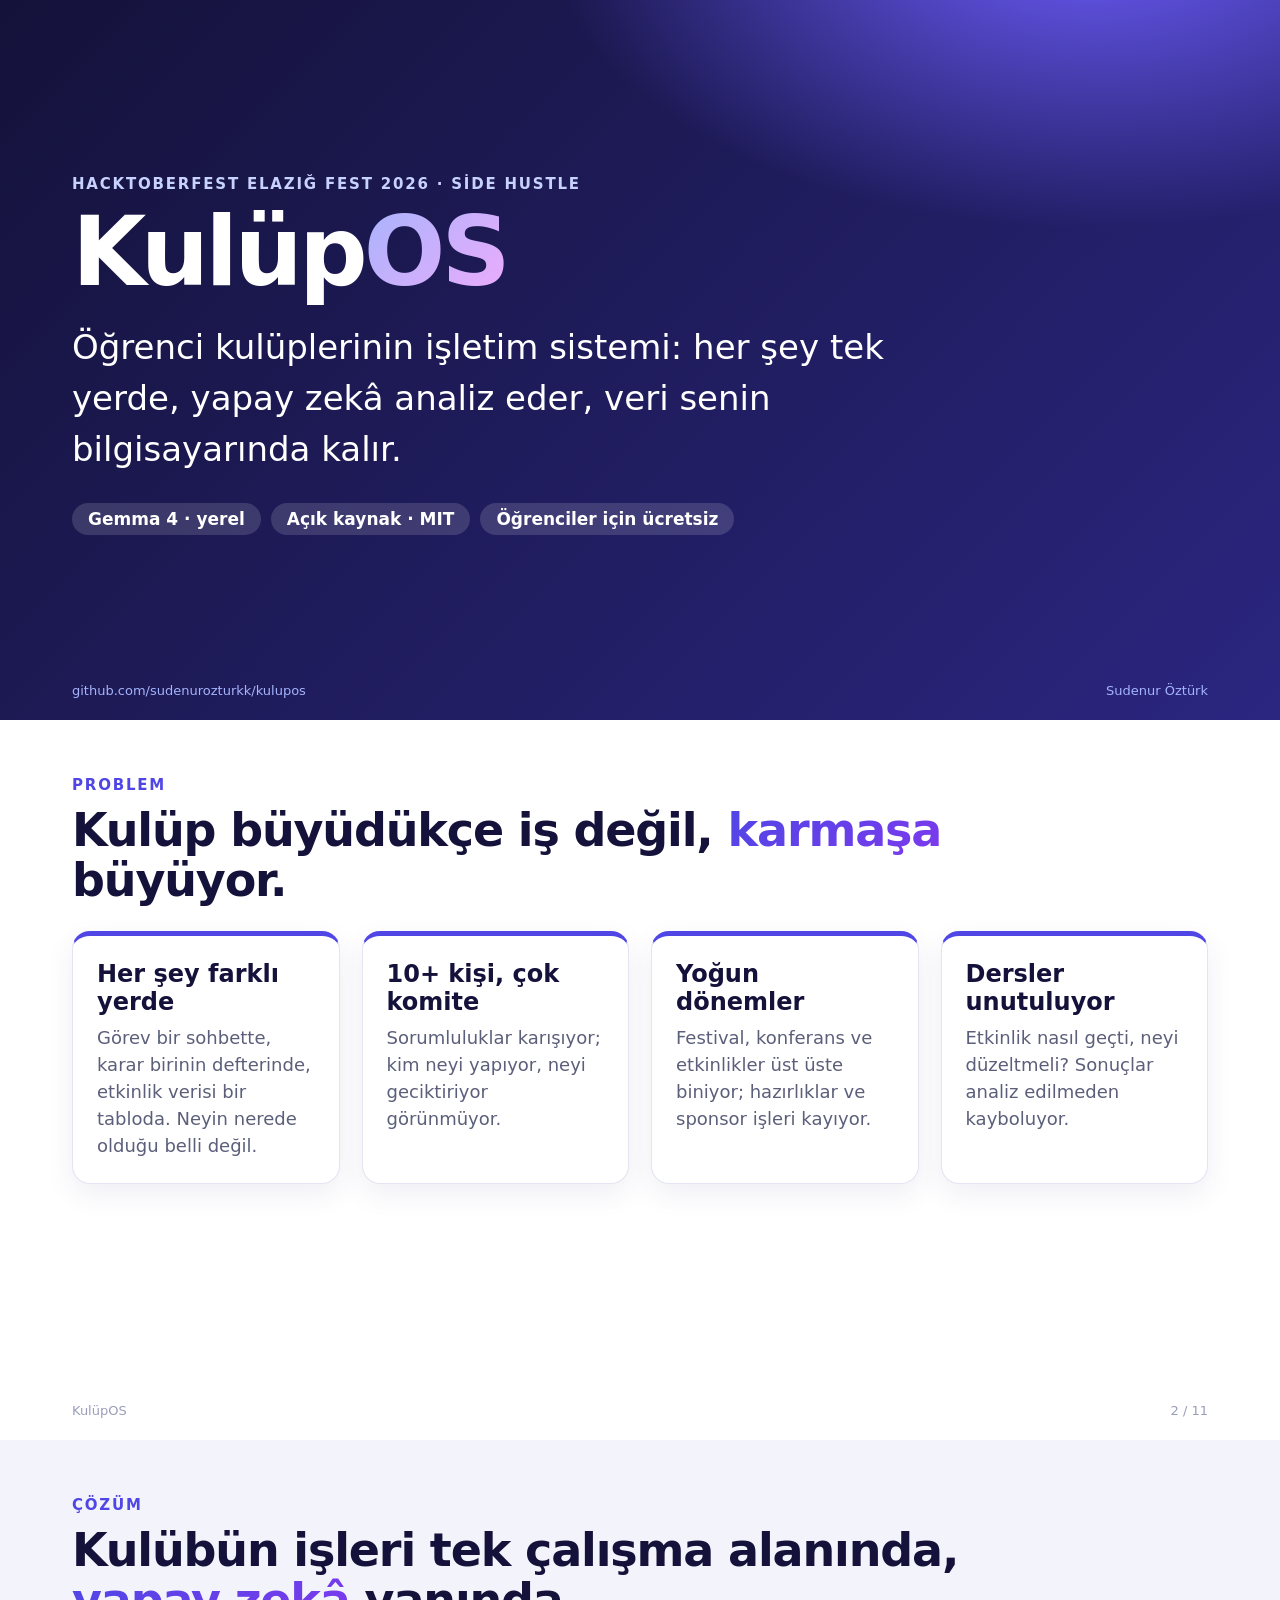
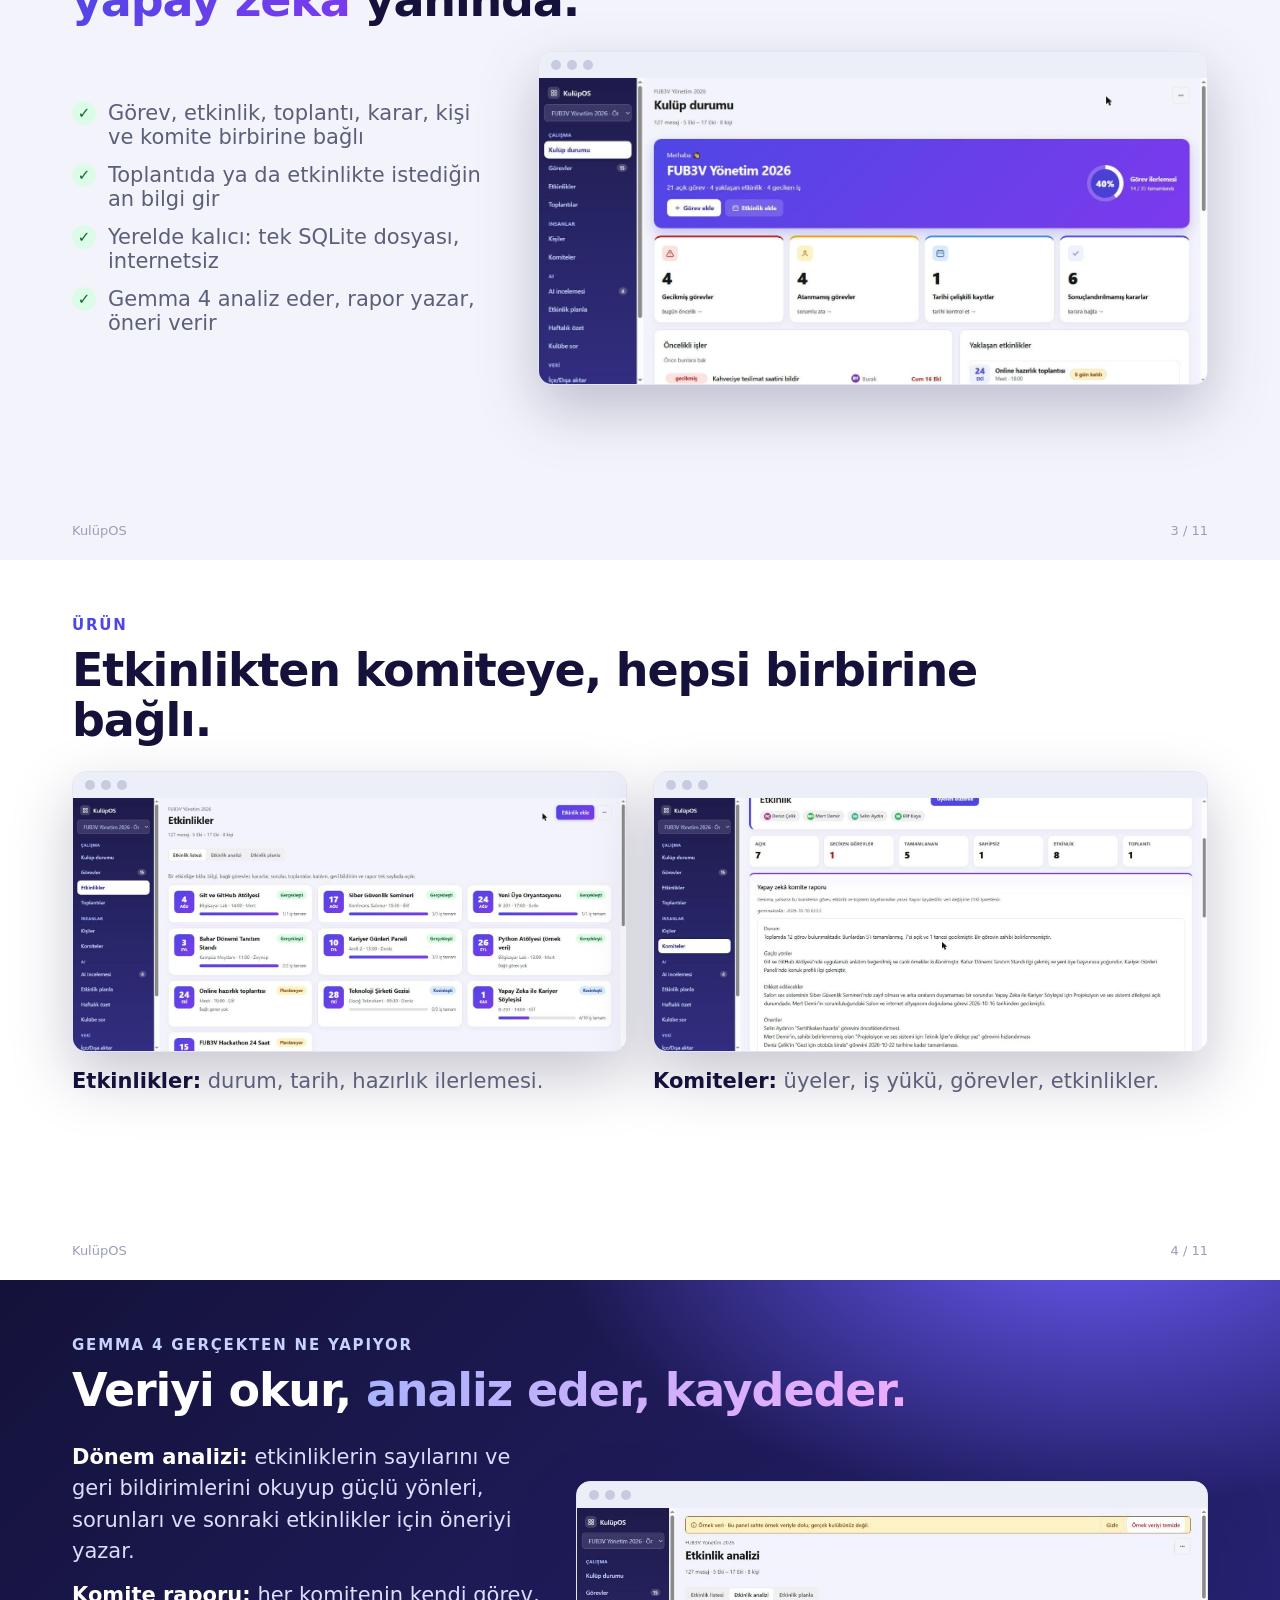
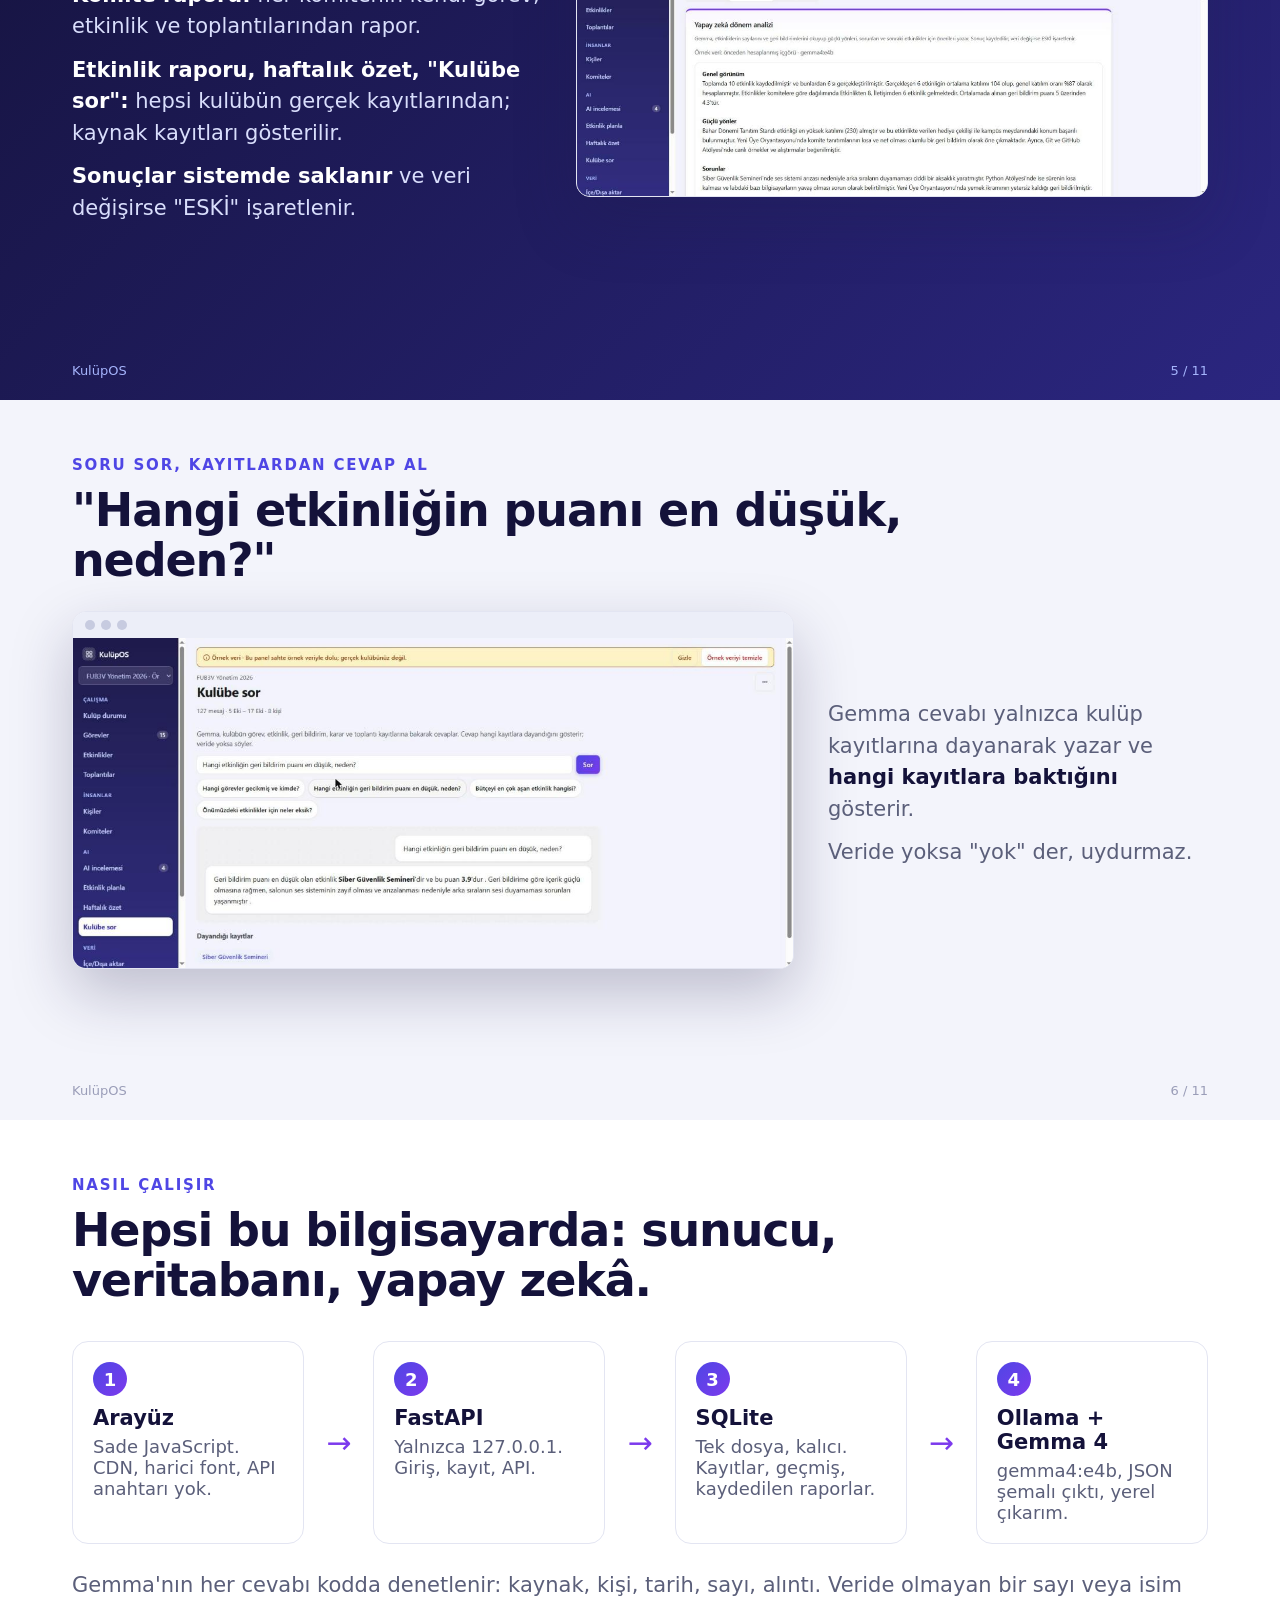
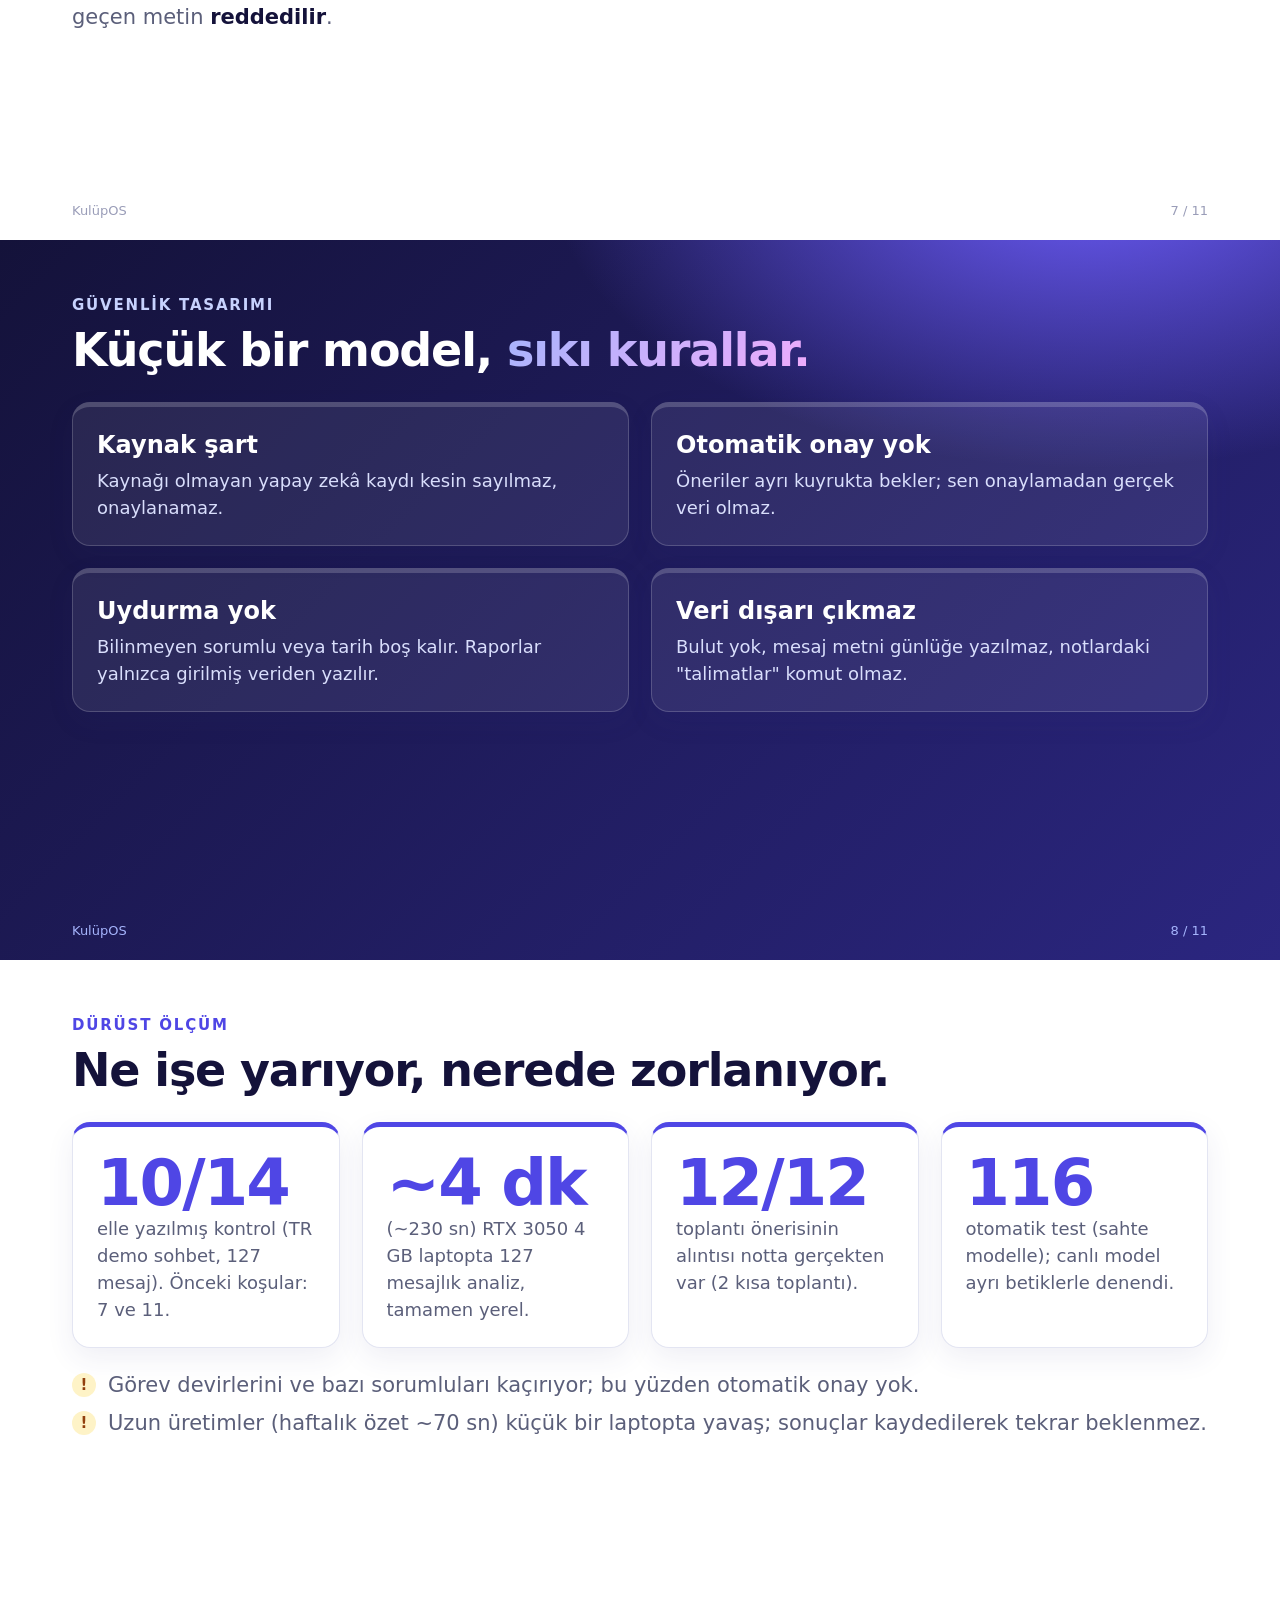
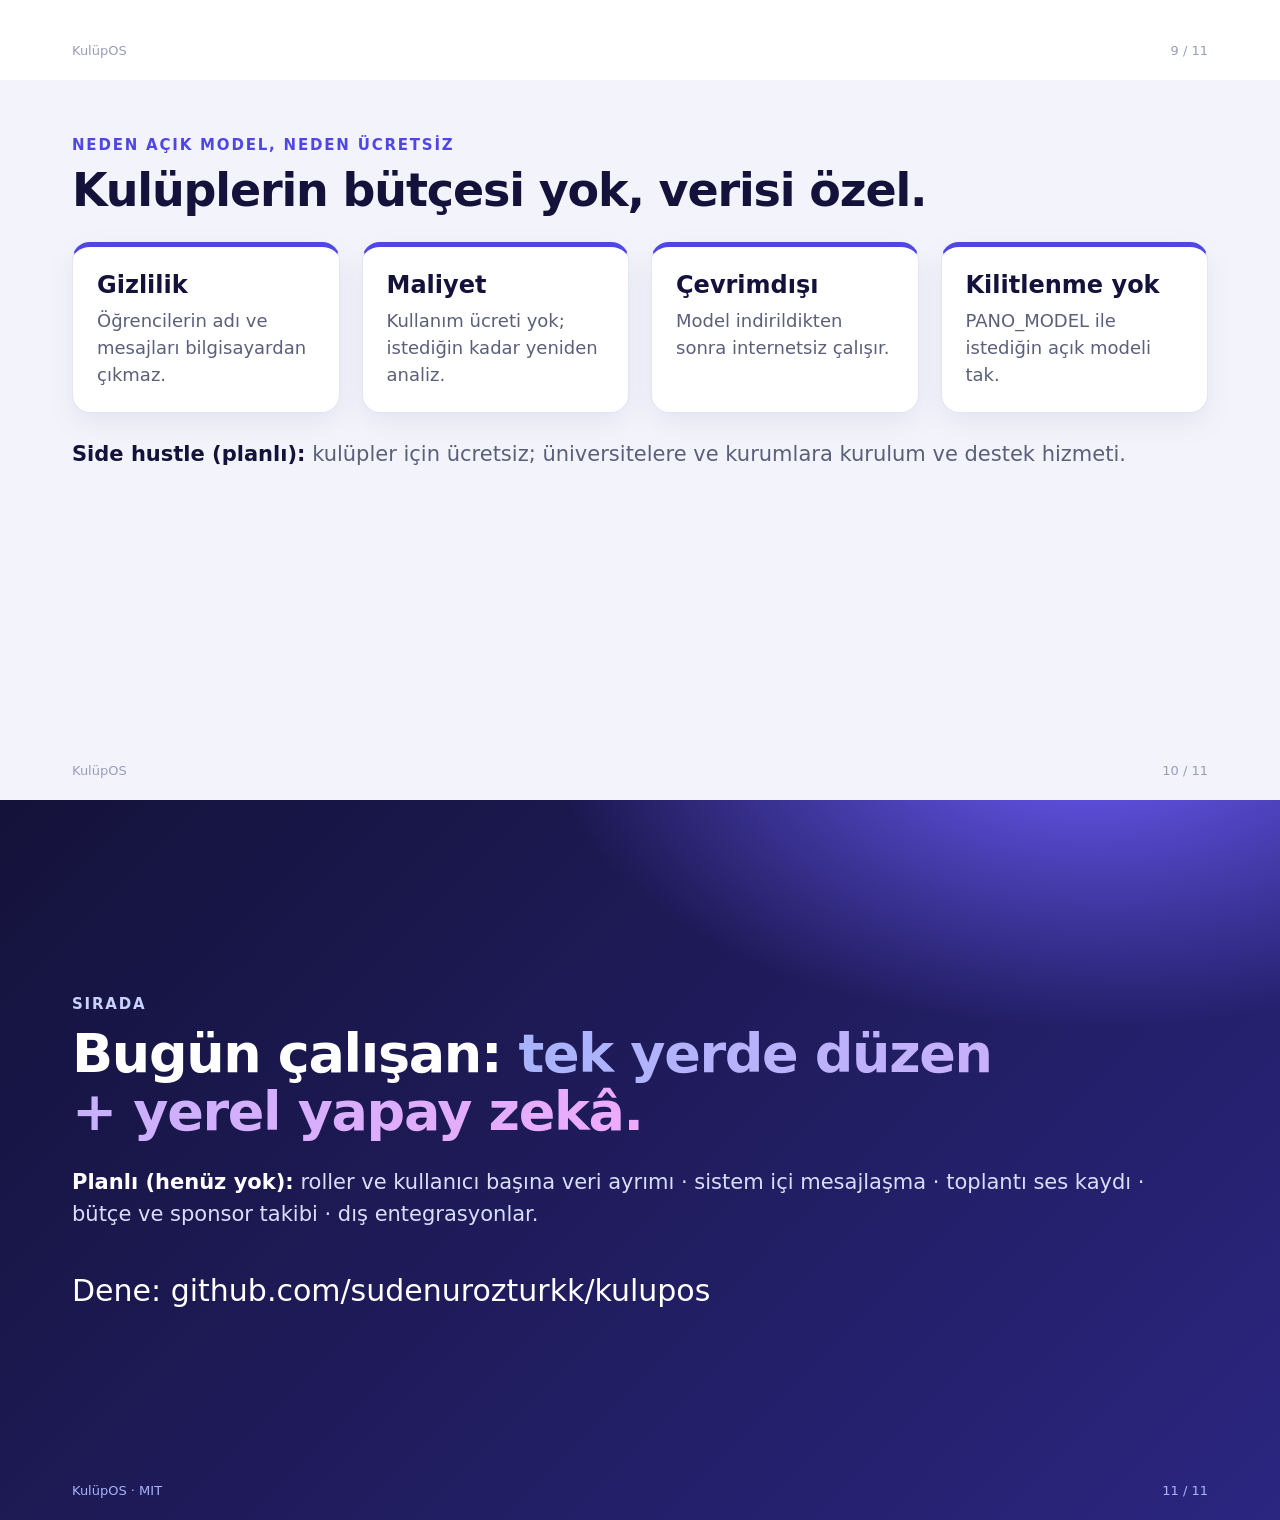
<file: docs/kulupos-sunum.html>
<!doctype html>
<html lang="tr"><head><meta charset="utf-8"><title>KulüpOS · Sunum</title>
<style>
@page { size: 1280px 720px; margin: 0; }
* { box-sizing: border-box; }
:root { --ink: #14123a; --muted: #5b5f7a; --brand: #4f46e5; --brand2: #7c3aed; --line: #e3e5f2; --soft: #f3f4fb; --grad: linear-gradient(135deg, #4f46e5, #7c3aed); }
body { margin: 0; font-family: "Segoe UI", system-ui, sans-serif; color: var(--ink); -webkit-print-color-adjust: exact; print-color-adjust: exact; }
.s { width: 1280px; height: 720px; page-break-after: always; position: relative; overflow: hidden; background: #fff; padding: 56px 72px; display: flex; flex-direction: column; }
.s.dark { background: radial-gradient(900px 500px at 85% -10%, #6d5dfc 0%, transparent 60%), linear-gradient(135deg, #14123a 0%, #2b2680 100%); color: #fff; }
.s.soft { background: var(--soft); }
.kick { font-size: 15px; font-weight: 700; letter-spacing: .12em; text-transform: uppercase; color: var(--brand); margin-bottom: 12px; }
.dark .kick { color: #c7d2fe; }
h1 { font-size: 96px; line-height: .98; margin: 0; letter-spacing: -.04em; }
h2 { font-size: 46px; line-height: 1.08; margin: 0 0 26px; letter-spacing: -.025em; max-width: 980px; }
h3 { font-size: 24px; margin: 0 0 8px; }
p { font-size: 21px; line-height: 1.5; color: var(--muted); margin: 0 0 12px; }
.dark p { color: #d9defc; }
.grad { background: var(--grad); -webkit-background-clip: text; background-clip: text; color: transparent; }
.dark .grad { background: linear-gradient(135deg, #a5b4fc, #f0abfc); -webkit-background-clip: text; background-clip: text; }
.row { display: flex; gap: 22px; } .grow { flex: 1; }
.card { background: #fff; border: 1px solid var(--line); border-top: 5px solid var(--brand); border-radius: 18px; padding: 24px; box-shadow: 0 10px 28px rgba(49,46,129,.08); }
.card p { font-size: 18px; margin: 0; }
.num { font-size: 64px; font-weight: 800; line-height: 1; letter-spacing: -.03em; color: var(--brand); }
.pill { display: inline-block; padding: 6px 16px; border-radius: 99px; background: rgba(255,255,255,.14); font-size: 17px; font-weight: 600; margin: 0 10px 10px 0; }
.soft .pill, .pill.l { background: #eef2ff; color: var(--brand); }
.shot { border-radius: 14px; border: 1px solid var(--line); box-shadow: 0 24px 60px rgba(30,27,75,.25); overflow: hidden; background: #fff; }
.shot .bar { height: 26px; background: #eceef8; display: flex; align-items: center; gap: 6px; padding: 0 12px; }
.shot .bar i { width: 10px; height: 10px; border-radius: 50%; background: #c7cbe0; }
.shot img { display: block; width: 100%; }
.foot { position: absolute; bottom: 22px; left: 72px; right: 72px; display: flex; justify-content: space-between; font-size: 13px; color: #9a9db8; }
.dark .foot { color: #a5b4fc; }
.step { background: #fff; border: 1px solid var(--line); border-radius: 16px; padding: 20px; flex: 1; font-size: 18px; color: var(--muted); }
.step b { display: block; font-size: 21px; color: var(--ink); margin-bottom: 6px; }
.step .n { width: 34px; height: 34px; border-radius: 50%; background: var(--grad); color: #fff; display: grid; place-items: center; font-weight: 700; margin-bottom: 10px; }
.arrow { align-self: center; font-size: 30px; color: var(--brand2); }
ul.chk { list-style: none; padding: 0; margin: 0; } ul.chk li { font-size: 21px; color: var(--muted); padding: 7px 0 7px 36px; position: relative; }
ul.chk li::before { content: "✓"; position: absolute; left: 0; top: 7px; width: 24px; height: 24px; border-radius: 50%; background: #dcfce7; color: #166534; font-weight: 800; font-size: 15px; display: grid; place-items: center; }
ul.chk.warn li::before { content: "!"; background: #fef3c7; color: #92400e; }
</style></head><body>

<!-- 1 -->
<section class="s dark" style="justify-content:center">
  <div class="kick">Hacktoberfest Elazığ Fest 2026 · Side Hustle</div>
  <h1>Kulüp<span class="grad">OS</span></h1>
  <p style="font-size:34px;color:#fff;margin:22px 0 28px;max-width:900px">Öğrenci kulüplerinin işletim sistemi: her şey tek yerde, yapay zekâ analiz eder, veri senin bilgisayarında kalır.</p>
  <div><span class="pill">Gemma 4 · yerel</span><span class="pill">Açık kaynak · MIT</span><span class="pill">Öğrenciler için ücretsiz</span></div>
  <div class="foot"><span>github.com/sudenurozturkk/kulupos</span><span>Sudenur Öztürk</span></div>
</section>

<!-- 2 -->
<section class="s">
  <div class="kick">Problem</div>
  <h2>Kulüp büyüdükçe iş değil, <span class="grad">karmaşa</span> büyüyor.</h2>
  <div class="row">
    <div class="card grow"><h3>Her şey farklı yerde</h3><p>Görev bir sohbette, karar birinin defterinde, etkinlik verisi bir tabloda. Neyin nerede olduğu belli değil.</p></div>
    <div class="card grow"><h3>10+ kişi, çok komite</h3><p>Sorumluluklar karışıyor; kim neyi yapıyor, neyi geciktiriyor görünmüyor.</p></div>
    <div class="card grow"><h3>Yoğun dönemler</h3><p>Festival, konferans ve etkinlikler üst üste biniyor; hazırlıklar ve sponsor işleri kayıyor.</p></div>
    <div class="card grow"><h3>Dersler unutuluyor</h3><p>Etkinlik nasıl geçti, neyi düzeltmeli? Sonuçlar analiz edilmeden kayboluyor.</p></div>
  </div>
  <div class="foot"><span>KulüpOS</span><span>2 / 11</span></div>
</section>

<!-- 3 -->
<section class="s soft">
  <div class="kick">Çözüm</div>
  <h2>Kulübün işleri tek çalışma alanında, <span class="grad">yapay zekâ</span> yanında.</h2>
  <div class="row" style="align-items:center;gap:36px">
    <div style="width:430px">
      <ul class="chk">
        <li>Görev, etkinlik, toplantı, karar, kişi ve komite birbirine bağlı</li>
        <li>Toplantıda ya da etkinlikte istediğin an bilgi gir</li>
        <li>Yerelde kalıcı: tek SQLite dosyası, internetsiz</li>
        <li>Gemma 4 analiz eder, rapor yazar, öneri verir</li>
      </ul>
    </div>
    <div class="shot grow"><div class="bar"><i></i><i></i><i></i></div><img src="img/overview.jpg"></div>
  </div>
  <div class="foot"><span>KulüpOS</span><span>3 / 11</span></div>
</section>

<!-- 4 -->
<section class="s">
  <div class="kick">Ürün</div>
  <h2>Etkinlikten komiteye, hepsi birbirine bağlı.</h2>
  <div class="row" style="gap:26px">
    <div class="grow"><div class="shot"><div class="bar"><i></i><i></i><i></i></div><img src="img/events.jpg"></div><p style="margin-top:14px"><b style="color:var(--ink)">Etkinlikler:</b> durum, tarih, hazırlık ilerlemesi.</p></div>
    <div class="grow"><div class="shot"><div class="bar"><i></i><i></i><i></i></div><img src="img/unit.jpg"></div><p style="margin-top:14px"><b style="color:var(--ink)">Komiteler:</b> üyeler, iş yükü, görevler, etkinlikler.</p></div>
  </div>
  <div class="foot"><span>KulüpOS</span><span>4 / 11</span></div>
</section>

<!-- 5 -->
<section class="s dark">
  <div class="kick">Gemma 4 gerçekten ne yapıyor</div>
  <h2>Veriyi okur, <span class="grad">analiz eder, kaydeder.</span></h2>
  <div class="row" style="align-items:center;gap:34px">
    <div style="width:470px">
      <p><b style="color:#fff">Dönem analizi:</b> etkinliklerin sayılarını ve geri bildirimlerini okuyup güçlü yönleri, sorunları ve sonraki etkinlikler için öneriyi yazar.</p>
      <p><b style="color:#fff">Komite raporu:</b> her komitenin kendi görev, etkinlik ve toplantılarından rapor.</p>
      <p><b style="color:#fff">Etkinlik raporu, haftalık özet, "Kulübe sor":</b> hepsi kulübün gerçek kayıtlarından; kaynak kayıtları gösterilir.</p>
      <p><b style="color:#fff">Sonuçlar sistemde saklanır</b> ve veri değişirse "ESKİ" işaretlenir.</p>
    </div>
    <div class="shot grow"><div class="bar"><i></i><i></i><i></i></div><img src="img/analysis.jpg"></div>
  </div>
  <div class="foot"><span>KulüpOS</span><span>5 / 11</span></div>
</section>

<!-- 6 -->
<section class="s soft">
  <div class="kick">Soru sor, kayıtlardan cevap al</div>
  <h2>"Hangi etkinliğin puanı en düşük, neden?"</h2>
  <div class="row" style="align-items:center;gap:34px">
    <div class="shot grow"><div class="bar"><i></i><i></i><i></i></div><img src="img/ask.jpg"></div>
    <div style="width:380px"><p>Gemma cevabı yalnızca kulüp kayıtlarına dayanarak yazar ve <b style="color:var(--ink)">hangi kayıtlara baktığını</b> gösterir.</p><p>Veride yoksa "yok" der, uydurmaz.</p></div>
  </div>
  <div class="foot"><span>KulüpOS</span><span>6 / 11</span></div>
</section>

<!-- 7 -->
<section class="s">
  <div class="kick">Nasıl çalışır</div>
  <h2>Hepsi bu bilgisayarda: sunucu, veritabanı, yapay zekâ.</h2>
  <div class="row" style="margin-top:10px">
    <div class="step"><div class="n">1</div><b>Arayüz</b>Sade JavaScript. CDN, harici font, API anahtarı yok.</div><div class="arrow">→</div>
    <div class="step"><div class="n">2</div><b>FastAPI</b>Yalnızca 127.0.0.1. Giriş, kayıt, API.</div><div class="arrow">→</div>
    <div class="step"><div class="n">3</div><b>SQLite</b>Tek dosya, kalıcı. Kayıtlar, geçmiş, kaydedilen raporlar.</div><div class="arrow">→</div>
    <div class="step"><div class="n">4</div><b>Ollama + Gemma 4</b>gemma4:e4b, JSON şemalı çıktı, yerel çıkarım.</div>
  </div>
  <p style="margin-top:26px">Gemma'nın her cevabı kodda denetlenir: kaynak, kişi, tarih, sayı, alıntı. Veride olmayan bir sayı veya isim geçen metin <b style="color:var(--ink)">reddedilir</b>.</p>
  <div class="foot"><span>KulüpOS</span><span>7 / 11</span></div>
</section>

<!-- 8 -->
<section class="s dark">
  <div class="kick">Güvenlik tasarımı</div>
  <h2>Küçük bir model, <span class="grad">sıkı kurallar.</span></h2>
  <div class="row" style="flex-wrap:wrap">
    <div class="card" style="width:calc(50% - 11px);background:rgba(255,255,255,.08);border-color:rgba(255,255,255,.18);color:#fff"><h3>Kaynak şart</h3><p style="color:#d9defc">Kaynağı olmayan yapay zekâ kaydı kesin sayılmaz, onaylanamaz.</p></div>
    <div class="card" style="width:calc(50% - 11px);background:rgba(255,255,255,.08);border-color:rgba(255,255,255,.18);color:#fff"><h3>Otomatik onay yok</h3><p style="color:#d9defc">Öneriler ayrı kuyrukta bekler; sen onaylamadan gerçek veri olmaz.</p></div>
    <div class="card" style="width:calc(50% - 11px);background:rgba(255,255,255,.08);border-color:rgba(255,255,255,.18);color:#fff"><h3>Uydurma yok</h3><p style="color:#d9defc">Bilinmeyen sorumlu veya tarih boş kalır. Raporlar yalnızca girilmiş veriden yazılır.</p></div>
    <div class="card" style="width:calc(50% - 11px);background:rgba(255,255,255,.08);border-color:rgba(255,255,255,.18);color:#fff"><h3>Veri dışarı çıkmaz</h3><p style="color:#d9defc">Bulut yok, mesaj metni günlüğe yazılmaz, notlardaki "talimatlar" komut olmaz.</p></div>
  </div>
  <div class="foot"><span>KulüpOS</span><span>8 / 11</span></div>
</section>

<!-- 9 -->
<section class="s">
  <div class="kick">Dürüst ölçüm</div>
  <h2>Ne işe yarıyor, nerede zorlanıyor.</h2>
  <div class="row" style="margin-bottom:18px">
    <div class="card grow"><div class="num">10/14</div><p>elle yazılmış kontrol (TR demo sohbet, 127 mesaj). Önceki koşular: 7 ve 11.</p></div>
    <div class="card grow"><div class="num">~4 dk</div><p>(~230 sn) RTX 3050 4 GB laptopta 127 mesajlık analiz, tamamen yerel.</p></div>
    <div class="card grow"><div class="num">12/12</div><p>toplantı önerisinin alıntısı notta gerçekten var (2 kısa toplantı).</p></div>
    <div class="card grow"><div class="num">116</div><p>otomatik test (sahte modelle); canlı model ayrı betiklerle denendi.</p></div>
  </div>
  <ul class="chk warn"><li>Görev devirlerini ve bazı sorumluları kaçırıyor; bu yüzden otomatik onay yok.</li><li>Uzun üretimler (haftalık özet ~70 sn) küçük bir laptopta yavaş; sonuçlar kaydedilerek tekrar beklenmez.</li></ul>
  <div class="foot"><span>KulüpOS</span><span>9 / 11</span></div>
</section>

<!-- 10 -->
<section class="s soft">
  <div class="kick">Neden açık model, neden ücretsiz</div>
  <h2>Kulüplerin bütçesi yok, verisi özel.</h2>
  <div class="row">
    <div class="card grow"><h3>Gizlilik</h3><p>Öğrencilerin adı ve mesajları bilgisayardan çıkmaz.</p></div>
    <div class="card grow"><h3>Maliyet</h3><p>Kullanım ücreti yok; istediğin kadar yeniden analiz.</p></div>
    <div class="card grow"><h3>Çevrimdışı</h3><p>Model indirildikten sonra internetsiz çalışır.</p></div>
    <div class="card grow"><h3>Kilitlenme yok</h3><p>PANO_MODEL ile istediğin açık modeli tak.</p></div>
  </div>
  <p style="margin-top:26px"><b style="color:var(--ink)">Side hustle (planlı):</b> kulüpler için ücretsiz; üniversitelere ve kurumlara kurulum ve destek hizmeti.</p>
  <div class="foot"><span>KulüpOS</span><span>10 / 11</span></div>
</section>

<!-- 11 -->
<section class="s dark" style="justify-content:center">
  <div class="kick">Sırada</div>
  <h2 style="font-size:54px">Bugün çalışan: <span class="grad">tek yerde düzen + yerel yapay zekâ.</span></h2>
  <p><b style="color:#fff">Planlı (henüz yok):</b> roller ve kullanıcı başına veri ayrımı · sistem içi mesajlaşma · toplantı ses kaydı · bütçe ve sponsor takibi · dış entegrasyonlar.</p>
  <p style="margin-top:26px;font-size:30px;color:#fff">Dene: github.com/sudenurozturkk/kulupos</p>
  <div class="foot"><span>KulüpOS · MIT</span><span>11 / 11</span></div>
</section>
<script>var n=parseInt(location.hash.slice(1));if(n){document.querySelectorAll(".s").forEach(function(e,i){if(i!==n-1)e.style.display="none"})}</script>
</body></html>
</file>
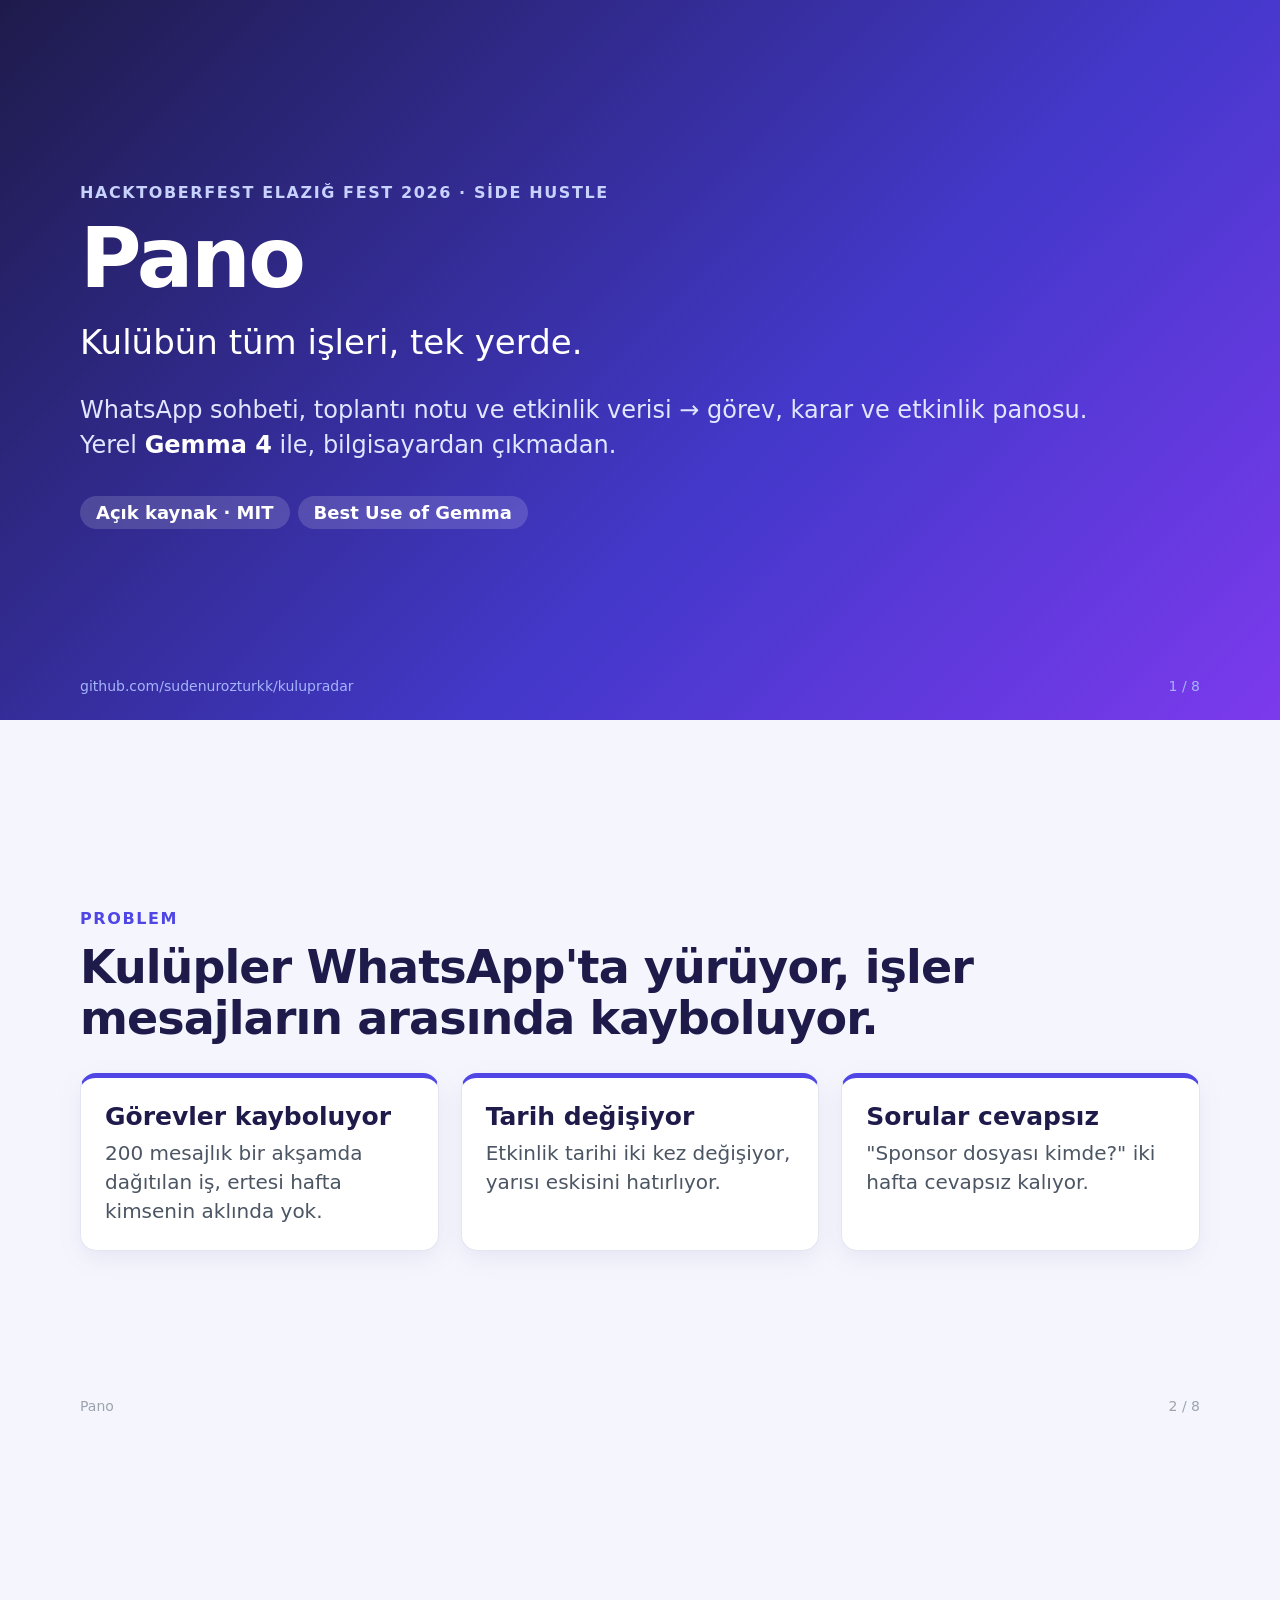
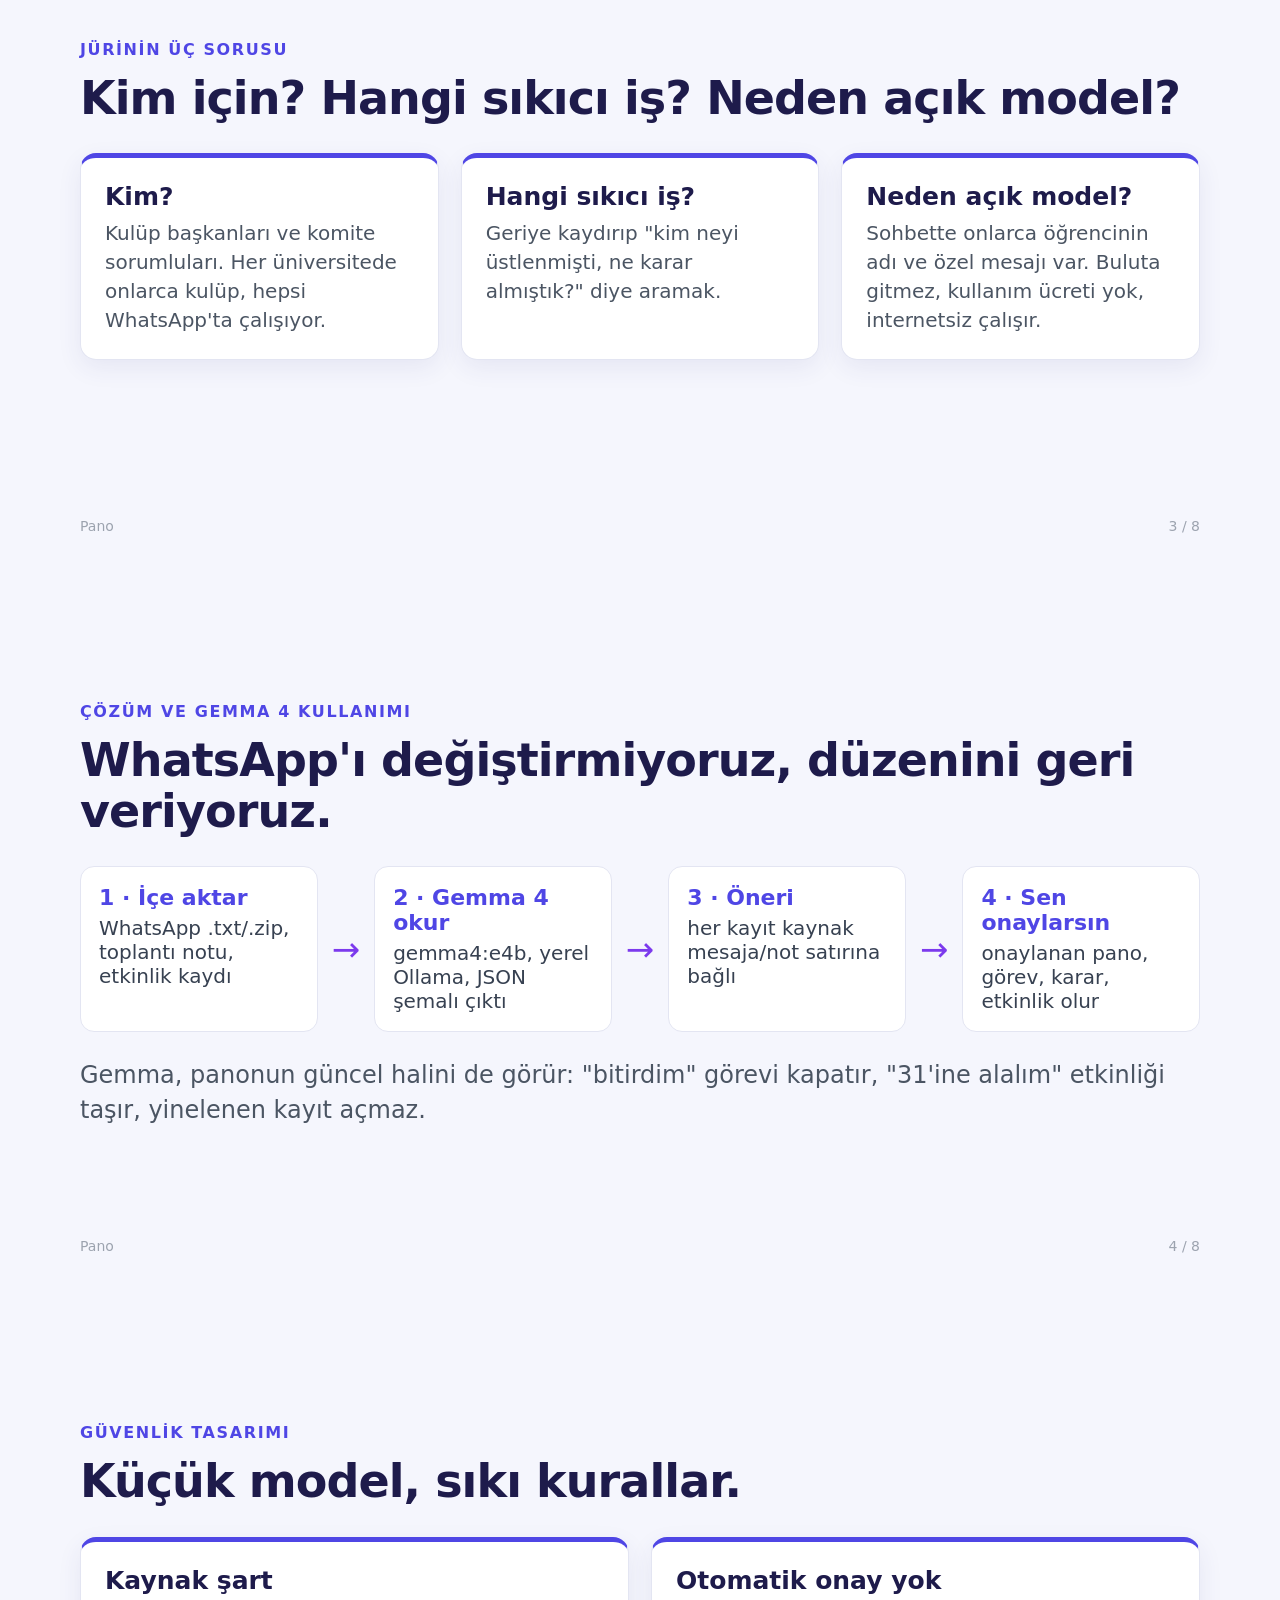
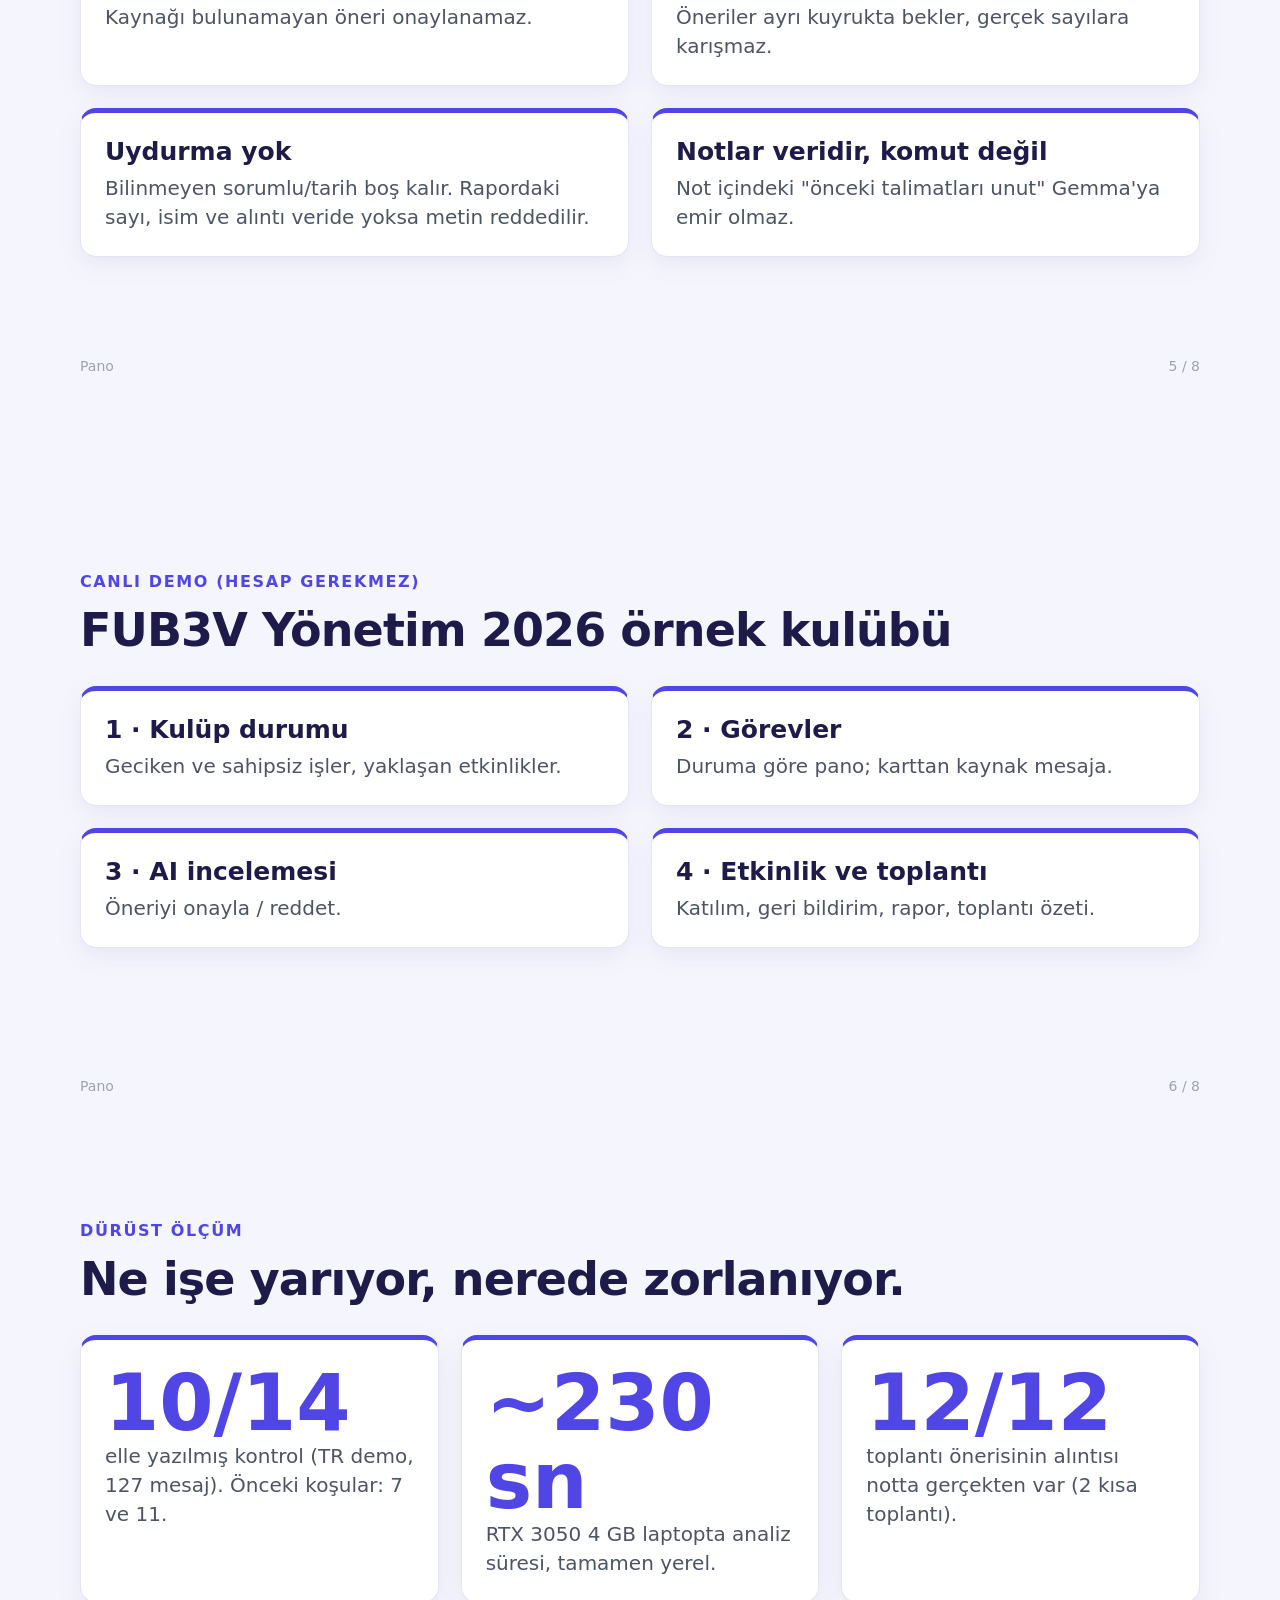
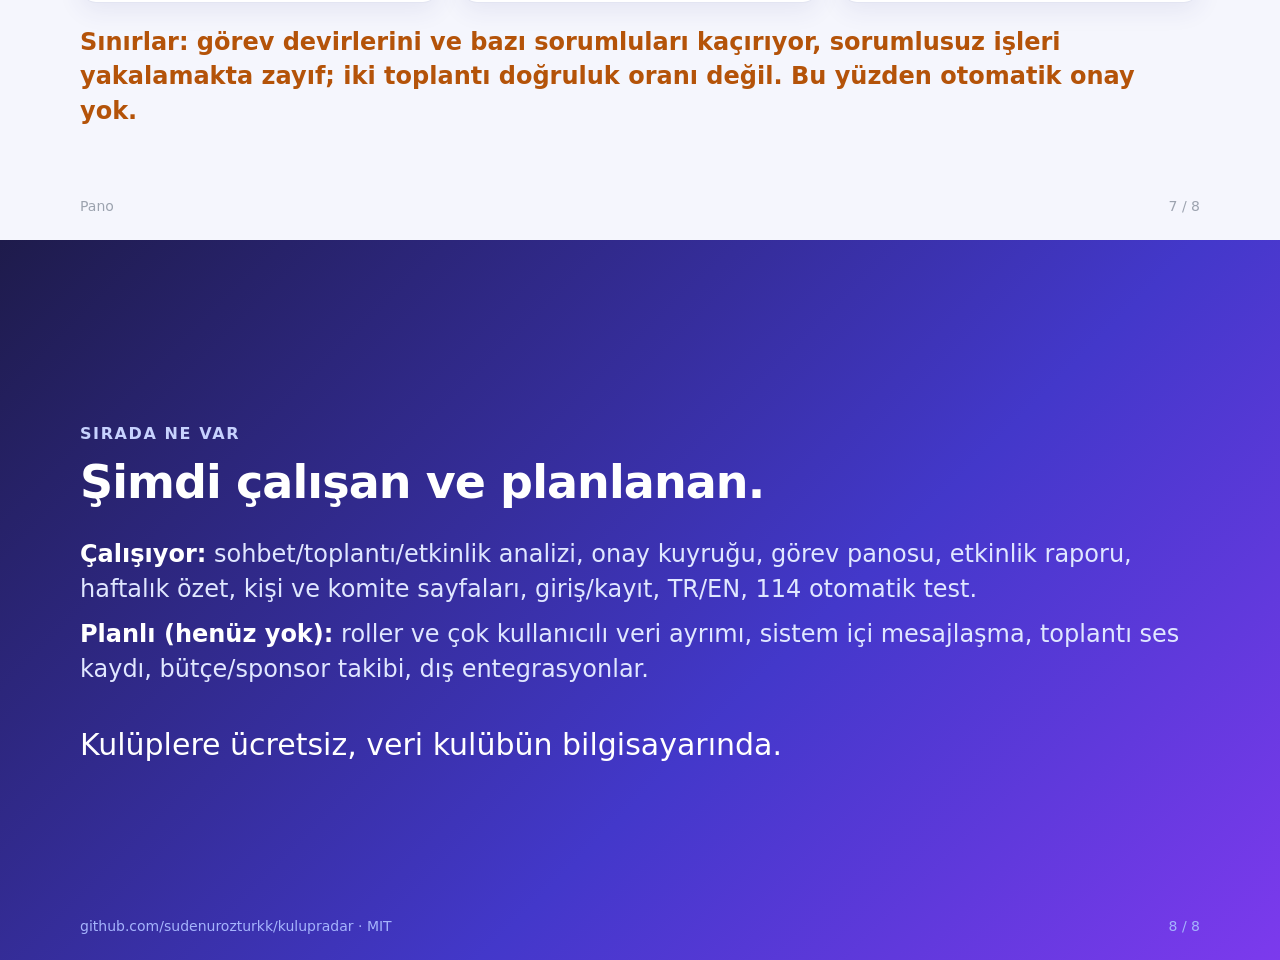
<file: docs/pano-sunum.html>
<!doctype html>
<html lang="tr"><head><meta charset="utf-8"><title>Pano · Sunum</title>
<style>
@page { size: 1280px 720px; margin: 0; }
* { box-sizing: border-box; }
body { margin: 0; font-family: "Segoe UI", system-ui, sans-serif; color: #1e1b4b; }
.s { width: 1280px; height: 720px; padding: 64px 80px; page-break-after: always; position: relative; background: #f5f6fd; display: flex; flex-direction: column; justify-content: center; overflow: hidden; }
.s.dark { background: linear-gradient(135deg, #1e1b4b, #4338ca 60%, #7c3aed); color: #fff; }
.k { font-size: 16px; font-weight: 700; letter-spacing: .1em; text-transform: uppercase; color: #4f46e5; margin-bottom: 14px; }
.dark .k { color: #c7d2fe; }
h1 { font-size: 84px; line-height: 1; margin: 0 0 18px; letter-spacing: -.03em; }
h2 { font-size: 46px; line-height: 1.1; margin: 0 0 30px; letter-spacing: -.02em; }
p, li { font-size: 24px; line-height: 1.45; color: #4b5563; margin: 0 0 10px; }
.dark p, .dark li { color: #e0e7ff; }
.grid { display: grid; gap: 22px; grid-auto-flow: column; grid-auto-columns: 1fr; }
.card { background: #fff; border: 1px solid #e3e5f2; border-top: 5px solid #4f46e5; border-radius: 16px; padding: 24px; box-shadow: 0 8px 24px rgba(49,46,129,.08); }
.card h3 { margin: 0 0 8px; font-size: 25px; }
.card p { font-size: 20px; margin: 0; }
.big { font-size: 78px; font-weight: 800; color: #4f46e5; line-height: 1; }
.flow { display: flex; gap: 14px; align-items: stretch; }
.flow div { flex: 1; background: #fff; border: 1px solid #e3e5f2; border-radius: 14px; padding: 18px; font-size: 20px; color: #374151; }
.flow b { display: block; color: #4f46e5; font-size: 22px; margin-bottom: 6px; }
.arrow { flex: 0 0 auto !important; background: none !important; border: 0 !important; padding: 0 !important; align-self: center; font-size: 34px !important; color: #7c3aed !important; }
.foot { position: absolute; bottom: 26px; left: 80px; right: 80px; display: flex; justify-content: space-between; font-size: 14px; color: #9ca3af; }
.dark .foot { color: #a5b4fc; }
table { border-collapse: collapse; width: 100%; font-size: 22px; }
td, th { padding: 12px 14px; border-bottom: 1px solid #e3e5f2; text-align: left; }
th { color: #4f46e5; }
.warn { color: #b45309; font-weight: 600; }
.tag { display: inline-block; background: #eef2ff; color: #4338ca; font-weight: 700; border-radius: 99px; padding: 6px 16px; font-size: 18px; margin: 0 8px 8px 0; }
</style></head><body>

<section class="s dark">
  <div class="k">Hacktoberfest Elazığ Fest 2026 · Side Hustle</div>
  <h1>Pano</h1>
  <p style="font-size:34px;color:#fff;margin-bottom:26px">Kulübün tüm işleri, tek yerde.</p>
  <p>WhatsApp sohbeti, toplantı notu ve etkinlik verisi → görev, karar ve etkinlik panosu.<br>Yerel <b style="color:#fff">Gemma 4</b> ile, bilgisayardan çıkmadan.</p>
  <div style="margin-top:24px"><span class="tag" style="background:rgba(255,255,255,.15);color:#fff">Açık kaynak · MIT</span><span class="tag" style="background:rgba(255,255,255,.15);color:#fff">Best Use of Gemma</span></div>
  <div class="foot"><span>github.com/sudenurozturkk/kulupradar</span><span>1 / 8</span></div>
</section>

<section class="s">
  <div class="k">Problem</div>
  <h2>Kulüpler WhatsApp'ta yürüyor, işler mesajların arasında kayboluyor.</h2>
  <div class="grid">
    <div class="card"><h3>Görevler kayboluyor</h3><p>200 mesajlık bir akşamda dağıtılan iş, ertesi hafta kimsenin aklında yok.</p></div>
    <div class="card"><h3>Tarih değişiyor</h3><p>Etkinlik tarihi iki kez değişiyor, yarısı eskisini hatırlıyor.</p></div>
    <div class="card"><h3>Sorular cevapsız</h3><p>"Sponsor dosyası kimde?" iki hafta cevapsız kalıyor.</p></div>
  </div>
  <div class="foot"><span>Pano</span><span>2 / 8</span></div>
</section>

<section class="s">
  <div class="k">Jürinin üç sorusu</div>
  <h2>Kim için? Hangi sıkıcı iş? Neden açık model?</h2>
  <div class="grid">
    <div class="card"><h3>Kim?</h3><p>Kulüp başkanları ve komite sorumluları. Her üniversitede onlarca kulüp, hepsi WhatsApp'ta çalışıyor.</p></div>
    <div class="card"><h3>Hangi sıkıcı iş?</h3><p>Geriye kaydırıp "kim neyi üstlenmişti, ne karar almıştık?" diye aramak.</p></div>
    <div class="card"><h3>Neden açık model?</h3><p>Sohbette onlarca öğrencinin adı ve özel mesajı var. Buluta gitmez, kullanım ücreti yok, internetsiz çalışır.</p></div>
  </div>
  <div class="foot"><span>Pano</span><span>3 / 8</span></div>
</section>

<section class="s">
  <div class="k">Çözüm ve Gemma 4 kullanımı</div>
  <h2>WhatsApp'ı değiştirmiyoruz, düzenini geri veriyoruz.</h2>
  <div class="flow">
    <div><b>1 · İçe aktar</b>WhatsApp .txt/.zip, toplantı notu, etkinlik kaydı</div><div class="arrow">→</div>
    <div><b>2 · Gemma 4 okur</b>gemma4:e4b, yerel Ollama, JSON şemalı çıktı</div><div class="arrow">→</div>
    <div><b>3 · Öneri</b>her kayıt kaynak mesaja/not satırına bağlı</div><div class="arrow">→</div>
    <div><b>4 · Sen onaylarsın</b>onaylanan pano, görev, karar, etkinlik olur</div>
  </div>
  <p style="margin-top:26px">Gemma, panonun güncel halini de görür: "bitirdim" görevi kapatır, "31'ine alalım" etkinliği taşır, yinelenen kayıt açmaz.</p>
  <div class="foot"><span>Pano</span><span>4 / 8</span></div>
</section>

<section class="s">
  <div class="k">Güvenlik tasarımı</div>
  <h2>Küçük model, sıkı kurallar.</h2>
  <div class="grid" style="grid-auto-flow:row;grid-template-columns:1fr 1fr">
    <div class="card"><h3>Kaynak şart</h3><p>Kaynağı bulunamayan öneri onaylanamaz.</p></div>
    <div class="card"><h3>Otomatik onay yok</h3><p>Öneriler ayrı kuyrukta bekler, gerçek sayılara karışmaz.</p></div>
    <div class="card"><h3>Uydurma yok</h3><p>Bilinmeyen sorumlu/tarih boş kalır. Rapordaki sayı, isim ve alıntı veride yoksa metin reddedilir.</p></div>
    <div class="card"><h3>Notlar veridir, komut değil</h3><p>Not içindeki "önceki talimatları unut" Gemma'ya emir olmaz.</p></div>
  </div>
  <div class="foot"><span>Pano</span><span>5 / 8</span></div>
</section>

<section class="s">
  <div class="k">Canlı demo (hesap gerekmez)</div>
  <h2>FUB3V Yönetim 2026 örnek kulübü</h2>
  <div class="grid" style="grid-auto-flow:row;grid-template-columns:1fr 1fr">
    <div class="card"><h3>1 · Kulüp durumu</h3><p>Geciken ve sahipsiz işler, yaklaşan etkinlikler.</p></div>
    <div class="card"><h3>2 · Görevler</h3><p>Duruma göre pano; karttan kaynak mesaja.</p></div>
    <div class="card"><h3>3 · AI incelemesi</h3><p>Öneriyi onayla / reddet.</p></div>
    <div class="card"><h3>4 · Etkinlik ve toplantı</h3><p>Katılım, geri bildirim, rapor, toplantı özeti.</p></div>
  </div>
  <div class="foot"><span>Pano</span><span>6 / 8</span></div>
</section>

<section class="s">
  <div class="k">Dürüst ölçüm</div>
  <h2>Ne işe yarıyor, nerede zorlanıyor.</h2>
  <div class="grid" style="margin-bottom:22px">
    <div class="card"><div class="big">10/14</div><p>elle yazılmış kontrol (TR demo, 127 mesaj). Önceki koşular: 7 ve 11.</p></div>
    <div class="card"><div class="big">~230 sn</div><p>RTX 3050 4 GB laptopta analiz süresi, tamamen yerel.</p></div>
    <div class="card"><div class="big">12/12</div><p>toplantı önerisinin alıntısı notta gerçekten var (2 kısa toplantı).</p></div>
  </div>
  <p class="warn">Sınırlar: görev devirlerini ve bazı sorumluları kaçırıyor, sorumlusuz işleri yakalamakta zayıf; iki toplantı doğruluk oranı değil. Bu yüzden otomatik onay yok.</p>
  <div class="foot"><span>Pano</span><span>7 / 8</span></div>
</section>

<section class="s dark">
  <div class="k">Sırada ne var</div>
  <h2>Şimdi çalışan ve planlanan.</h2>
  <p><b style="color:#fff">Çalışıyor:</b> sohbet/toplantı/etkinlik analizi, onay kuyruğu, görev panosu, etkinlik raporu, haftalık özet, kişi ve komite sayfaları, giriş/kayıt, TR/EN, 114 otomatik test.</p>
  <p><b style="color:#fff">Planlı (henüz yok):</b> roller ve çok kullanıcılı veri ayrımı, sistem içi mesajlaşma, toplantı ses kaydı, bütçe/sponsor takibi, dış entegrasyonlar.</p>
  <p style="margin-top:26px;font-size:30px;color:#fff">Kulüplere ücretsiz, veri kulübün bilgisayarında.</p>
  <div class="foot"><span>github.com/sudenurozturkk/kulupradar · MIT</span><span>8 / 8</span></div>
</section>
</body></html>
</file>
